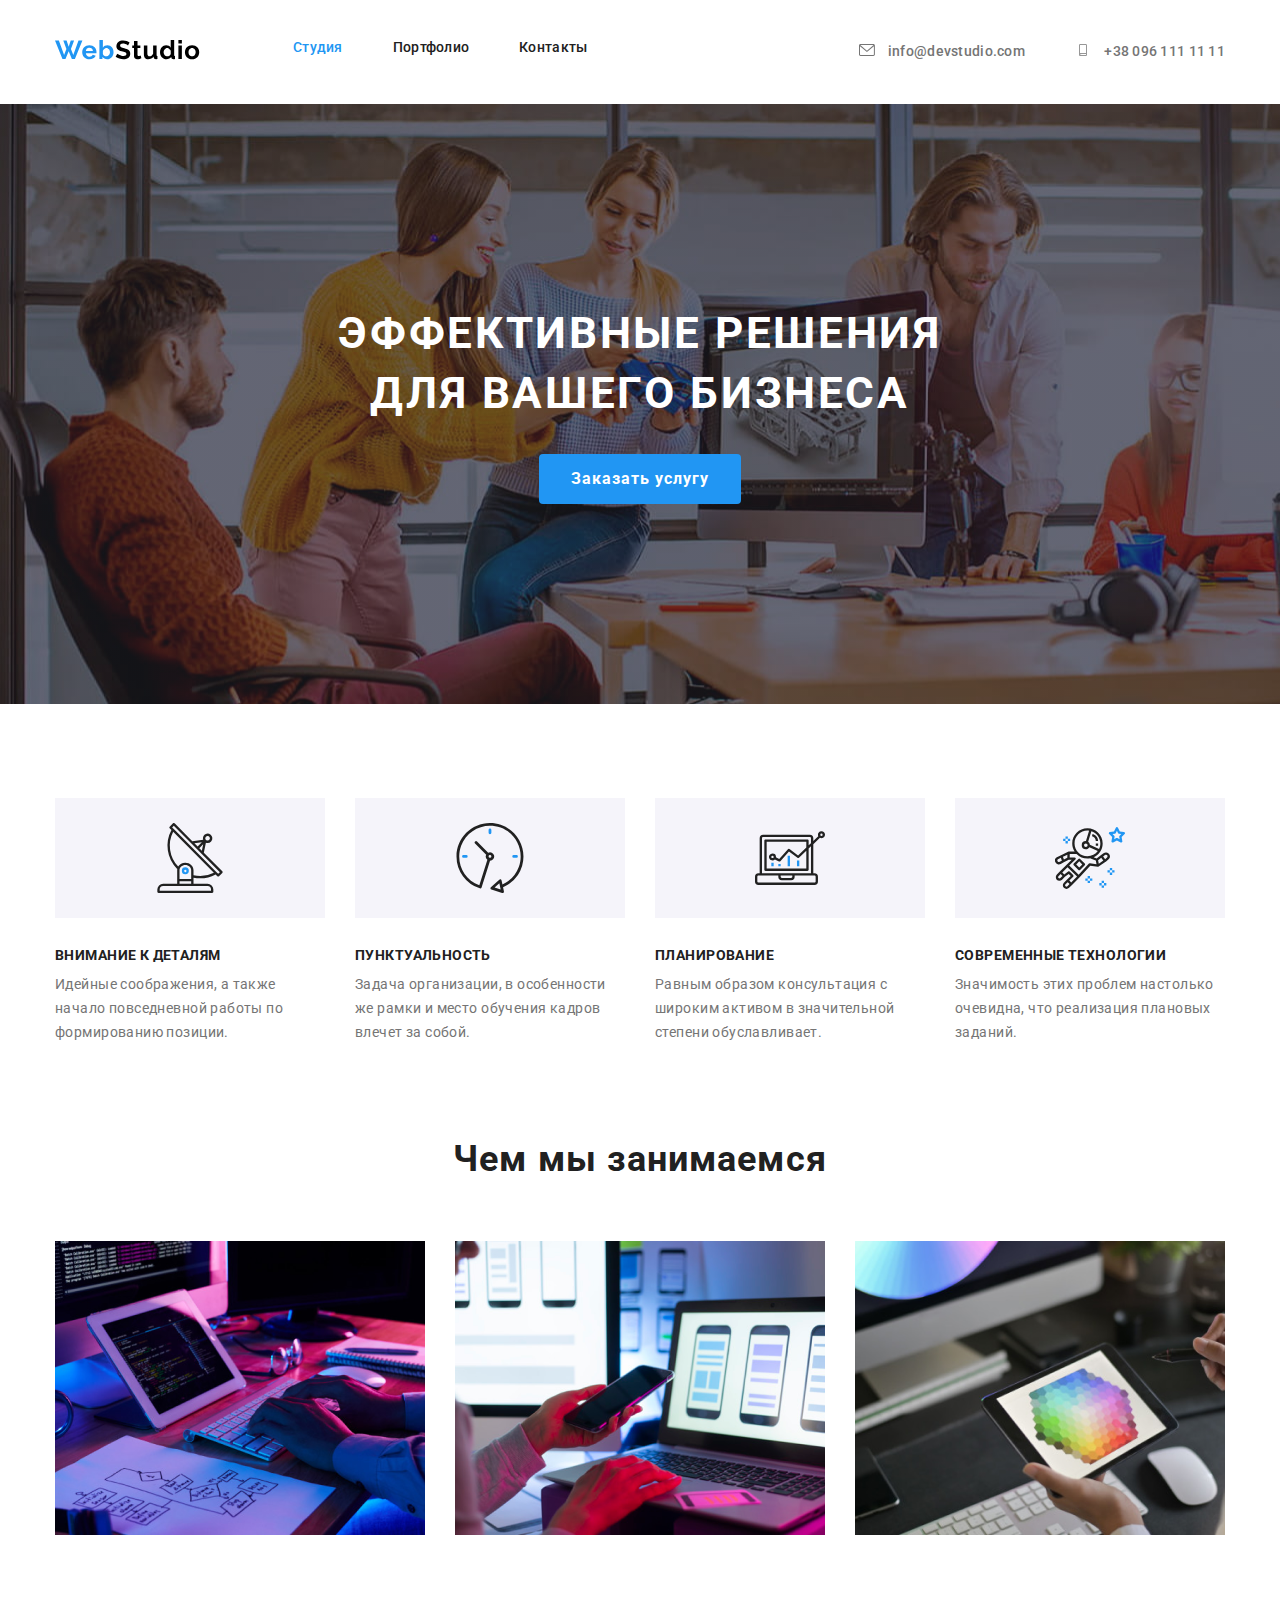
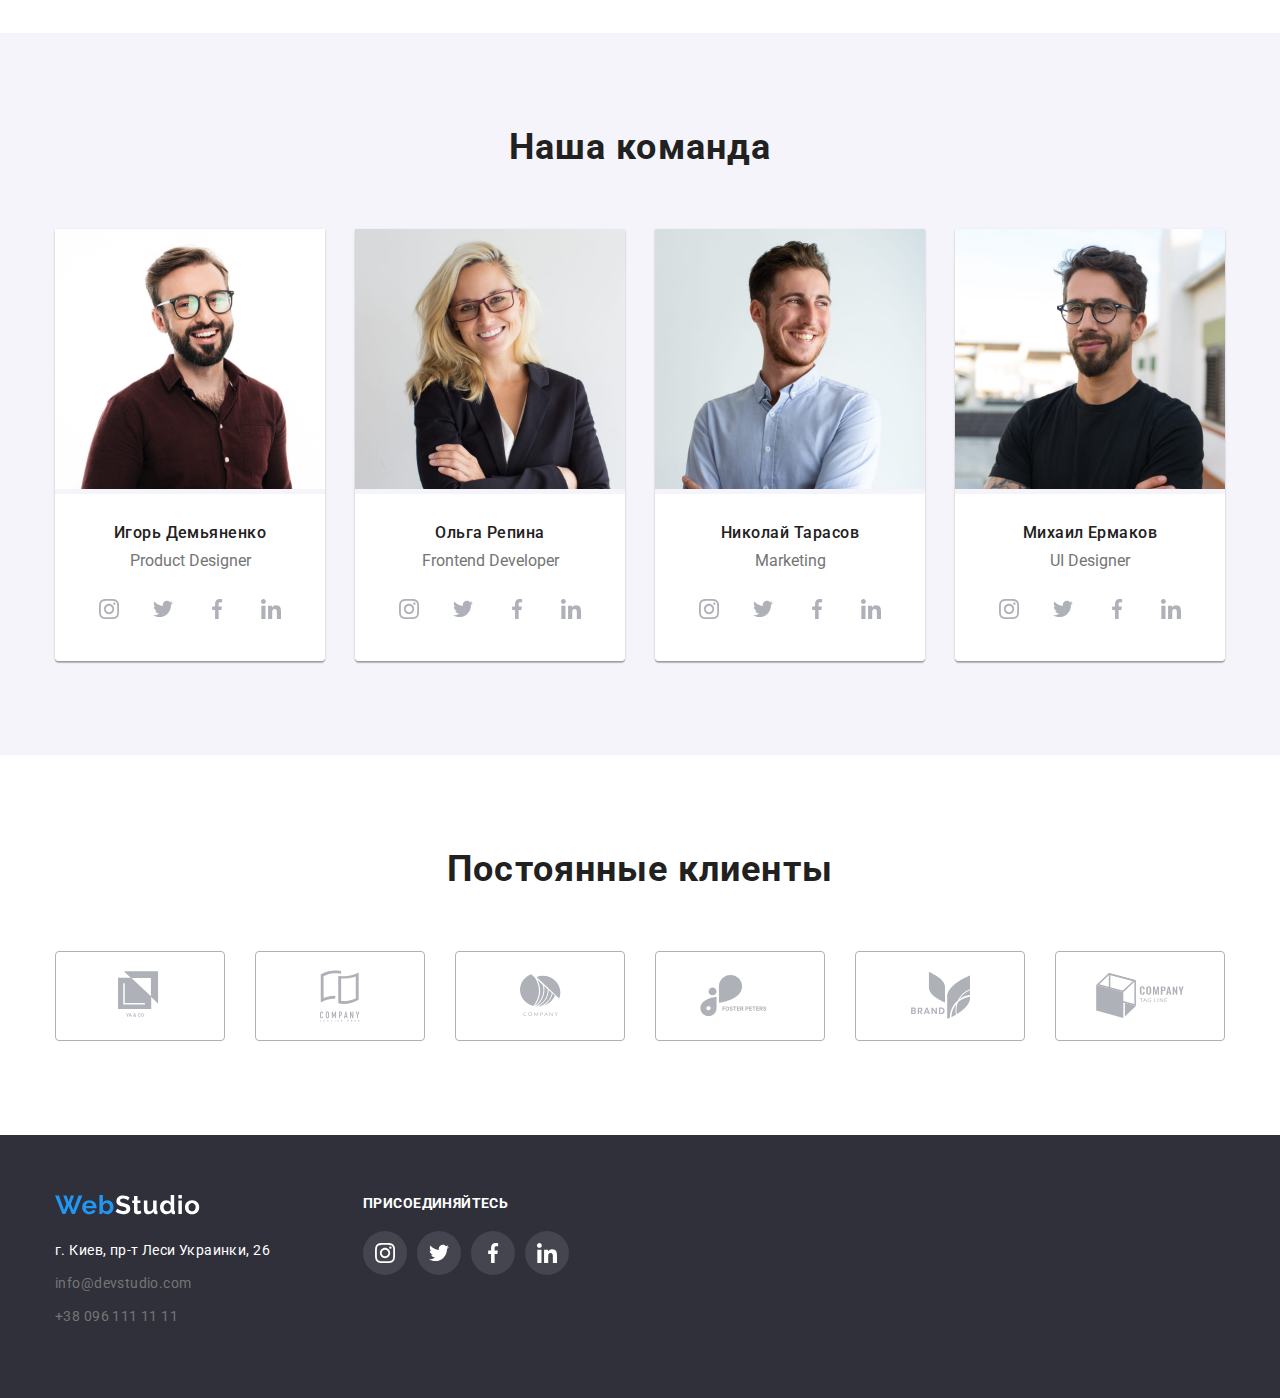
<file: index.html>
<!DOCTYPE html>
<html lang="ru">

<head>
  <meta charset="utf-8" />
  <title>Web Studio</title>
  <link href="https://fonts.googleapis.com/css2?family=Raleway:wght@700&family=Roboto:wght@400;500;700;900&display=swap"
    rel="stylesheet">
  <link rel="stylesheet" href="https://cdnjs.cloudflare.com/ajax/libs/modern-normalize/0.7.0/modern-normalize.min.css">
  <link rel="stylesheet" href="./css/styles.css" />
</head>

<body class="page">
  <header class="header">
    <div class="container">
      <nav class="site-nav">

        <!-- Company logo -->
        <a href="/" class="logo link">
          <img src="./images/logo.svg" alt="logo" />
          <!-- <span class="primary-logo">Web</span><span class="secondary-logo">Studio</span> -->
        </a>
        <!-- Menu items -->
        <ul class="site-nav list">
          <li class="header-item"><a href="" class="link current">Студия</a></li>
          <li class="header-item"><a href="./portfolio.html" class="link">Портфолио</a></li>
          <li class="header-item"><a href="" class="link">Контакты</a></li>
        </ul>
      </nav>

      <!-- Contacts-->
      <ul class="header-contacts list">
        <li class="header-item">
          <a href="mailto:info@devstudio.com" class="link">
            <svg class="header-icon">
              <use href="./images/svg-sprite.svg#envelope"></use>
            </svg>
            info@devstudio.com
          </a>
        </li>
        <li class="header-item">
          <a href="tel:+380961111111" class="link">
            <svg class="header-icon">
              <use href=./images/svg-sprite.svg#smartphone></use>
            </svg>
            +38 096 111 11 11</a>
        </li>
      </ul>
    </div>
  </header>

  <main>
    <!-- Hero -->
    <section class="hero">
      <h1 class="hero-title">
        Эффективные решения<br />
        для вашего бизнеса
      </h1>
      <a href="" class="button">Заказать услугу</a>
    </section>

    <!-- Features -->
    <section class="section features">
      <div class="container">
        <!-- <h2 class="section-title">Наши преимущества</h2> -->
        <ul class="features-list list flexbox">
          <li class="features-item">
            <h3 class="title">Внимание к деталям</h3>
            <p class="text">
              Идейные соображения, а также<br> начало повседневной работы по
              формированию позиции.
            </p>
          </li>
          <li class="features-item">
            <h3 class="title">Пунктуальность</h3>
            <p class="text">
              Задача организации, в особенности же рамки и место обучения кадров
              влечет за собой.
            </p>
          </li>
          <li class="features-item">
            <h3 class="title">Планирование</h3>
            <p class="text">
              Равным образом консультация с широким активом в значительной
              степени обуславливает.
            </p>
          </li>
          <li class="features-item">
            <h3 class="title">Современные технологии</h3>
            <p class="text">
              Значимость этих проблем настолько очевидна, что реализация
              плановых заданий.
            </p>
          </li>
        </ul>
      </div>
    </section>

    <!-- Services -->
    <section class="section no-padding services">
      <div class="container">
        <h2 class="section-title">Чем мы занимаемся</h2>
        <ul class="services-list list flexbox">
          <li class="services-item"><img src="./images/img1.png" alt="Услуга 1" width="370" /></li>
          <li class="services-item"><img src="./images/img2.png" alt="Услуга 2" width="370" /></li>
          <li class="services-item"><img src="./images/img3.png" alt="Услуга 3" width="370" /></li>
        </ul>
      </div>
    </section>

    <!-- Team -->
    <section class="section team">
      <div class="container">
        <h2 class="section-title">Наша команда</h2>
        <ul class="team-list list flexbox">
          <li class="team-item">
            <img src="./images/team1.jpg" alt="Игорь Демьяненко фото" width="270" />
            <div class="team-description">
              <h3 class="title">Игорь Демьяненко</h3>
              <p class="team-position">Product Designer</p>
              <ul class="social-list list flexbox">
                <li class="social-item">
                  <a href="" class="social-link">
                    <svg class="social-icon">
                      <use href="./images/svg-sprite.svg#instagram-2"></use>
                    </svg>
                  </a>
                </li>
                <li class="social-item">
                  <a href="" class="social-link">
                    <svg class="social-icon">
                      <use href="./images/svg-sprite.svg#twitter-1"></use>
                    </svg>
                  </a>
                </li>
                <li class="social-item">
                  <a href="" class="social-link">
                    <svg class="social-icon">
                      <use href="./images/svg-sprite.svg#facebook-1"></use>
                    </svg>
                  </a>
                </li>
                <li class="social-item">
                  <a href="" class="social-link">
                    <svg class="social-icon">
                      <use href="./images/svg-sprite.svg#linkedin-1"></use>
                    </svg>
                  </a>
                </li>
              </ul>
            </div>
          </li>

          <li class="team-item">
            <img src="./images/team2.jpg" alt="Ольга Репина фото" width="270" />
            <div class="team-description">
              <h3 class="title">Ольга Репина</h3>
              <p class="team-position">Frontend Developer</p>
              <ul class="social-list list flexbox">
                <li class="social-item">
                  <a href="" class="social-link">
                    <svg class="social-icon">
                      <use href="./images/svg-sprite.svg#instagram-2"></use>
                    </svg>
                  </a>
                </li>
                <li class="social-item">
                  <a href="" class="social-link">
                    <svg class="social-icon">
                      <use href="./images/svg-sprite.svg#twitter-1"></use>
                    </svg>
                  </a>
                </li>
                <li class="social-item">
                  <a href="" class="social-link">
                    <svg class="social-icon">
                      <use href="./images/svg-sprite.svg#facebook-1"></use>
                    </svg>
                  </a>
                </li>
                <li class="social-item">
                  <a href="" class="social-link">
                    <svg class="social-icon">
                      <use href="./images/svg-sprite.svg#linkedin-1"></use>
                    </svg>
                  </a>
                </li>
              </ul>
            </div>
          </li>

          <li class="team-item">
            <img src="./images/team3.jpg" alt="Николай Тарасов" width="270" />
            <div class="team-description">
              <h3 class="title">Николай Тарасов</h3>
              <p class="team-position">Marketing</p>
              <ul class="social-list list flexbox">
                <li class="social-item">
                  <a href="" class="social-link">
                    <svg class="social-icon">
                      <use href="./images/svg-sprite.svg#instagram-2"></use>
                    </svg>
                  </a>
                </li>
                <li class="social-item">
                  <a href="" class="social-link">
                    <svg class="social-icon">
                      <use href="./images/svg-sprite.svg#twitter-1"></use>
                    </svg>
                  </a>
                </li>
                <li class="social-item">
                  <a href="" class="social-link">
                    <svg class="social-icon">
                      <use href="./images/svg-sprite.svg#facebook-1"></use>
                    </svg>
                  </a>
                </li>
                <li class="social-item">
                  <a href="" class="social-link">
                    <svg class="social-icon">
                      <use href="./images/svg-sprite.svg#linkedin-1"></use>
                    </svg>
                  </a>
                </li>
              </ul>
            </div>
          </li>

          <li class="team-item">
            <img src="./images/team4.jpg" alt="" width="270" />
            <div class="team-description">
              <h3 class="title">Михаил Ермаков</h3>
              <p class="team-position">UI Designer</p>
              <ul class="social-list list flexbox">
                <li class="social-item">
                  <a href="" class="social-link">
                    <svg class="social-icon">
                      <use href="./images/svg-sprite.svg#instagram-2"></use>
                    </svg>
                  </a>
                </li>
                <li class="social-item">
                  <a href="" class="social-link">
                    <svg class="social-icon">
                      <use href="./images/svg-sprite.svg#twitter-1"></use>
                    </svg>
                  </a>
                </li>
                <li class="social-item">
                  <a href="" class="social-link">
                    <svg class="social-icon">
                      <use href="./images/svg-sprite.svg#facebook-1"></use>
                    </svg>
                  </a>
                </li>
                <li class="social-item">
                  <a href="" class="social-link">
                    <svg class="social-icon">
                      <use href="./images/svg-sprite.svg#linkedin-1"></use>
                    </svg>
                  </a>
                </li>
              </ul>
            </div>
          </li>
        </ul>
      </div>
    </section>

    <!-- Clients -->
    <section class="section clients">
      <div class="container">
        <h2 class="section-title">Постоянные клиенты</h2>
        <ul class="clients-list list flexbox">
          <li class="clients-item">
            <a href="" class="clients-link">
              <svg class="clients-logo" width="44.27px" height="49.23px">
                <use href="./images/svg-sprite.svg#logo-1"></use>
              </svg>
            </a>
          </li>
          <li class="clients-item">
            <a href="" class="clients-link">
              <svg class="clients-logo" width="40px" height="52px">
                <use href="./images/svg-sprite.svg#logo-2"></use>
              </svg>
            </a>
          </li>
          <li class="clients-item">
            <a href="" class="clients-link">
              <svg class="clients-logo" width="41px" height="42.6px">
                <use href="./images/svg-sprite.svg#logo-3"></use>
              </svg>
            </a>
          </li>
          <li class="clients-item">
            <a href="" class="clients-link">
              <svg class="clients-logo" width="79.66px" height="42.02px">
                <use href="./images/svg-sprite.svg#logo-4"></use>
              </svg>
            </a>
          </li>
          <li class="clients-item">
            <a href="" class="clients-link">
              <svg class="clients-logo" width="59px" height="47px">
                <use href="./images/svg-sprite.svg#logo-5"></use>
              </svg>
            </a>
          </li>
          <li class="clients-item">
            <a href="" class="clients-link">
              <svg class="clients-logo" width="88.48px" height="45.44px">
                <use href="./images/svg-sprite.svg#logo-6"></use>
              </svg>
            </a>
          </li>
        </ul>
      </div>
    </section>
  </main>

  <!-- Footer -->
  <footer class="footer">
    <div class="container flexbox">
      <div class="footer-unit">
        <a href="/" class="logo link">
          <img src="./images/footer-logo.svg" alt="logo" />
          <!-- <span class="primary-logo">Web</span><span class="secondary-logo">Studio</span> -->
        </a>
        <address class="address">
          <p class="address-item">г. Киев, пр-т Леси Украинки, 26</p>
          <a href="mailto:info@devstudio.com" class="address-item link">info@devstudio.com</a>
          <a href="tel:+380961111111" class="address-item link">+38 096 111 11 11</a>
        </address>
      </div>

      <div class="footer-unit">
        <p class="social-title">присоединяйтесь</p>
        <ul class="social-list list flexbox">
          <li class="social-item">
            <a href="" class="social-link">
              <svg class="social-icon">
                <use href="./images/svg-sprite.svg#instagram-2"></use>
              </svg>
            </a>
          </li>
          <li class="social-item">
            <a href="" class="social-link">
              <svg class="social-icon">
                <use href="./images/svg-sprite.svg#twitter-1"></use>
              </svg>
            </a>
          </li>
          <li class="social-item">
            <a href="" class="social-link">
              <svg class="social-icon">
                <use href="./images/svg-sprite.svg#facebook-1"></use>
              </svg>
            </a>
          </li>
          <li class="social-item">
            <a href="" class="social-link">
              <svg class="social-icon">
                <use href="./images/svg-sprite.svg#linkedin-1"></use>
              </svg>
            </a>
          </li>
        </ul>
      </div>
    </div>
  </footer>
</body>

</html>
</file>
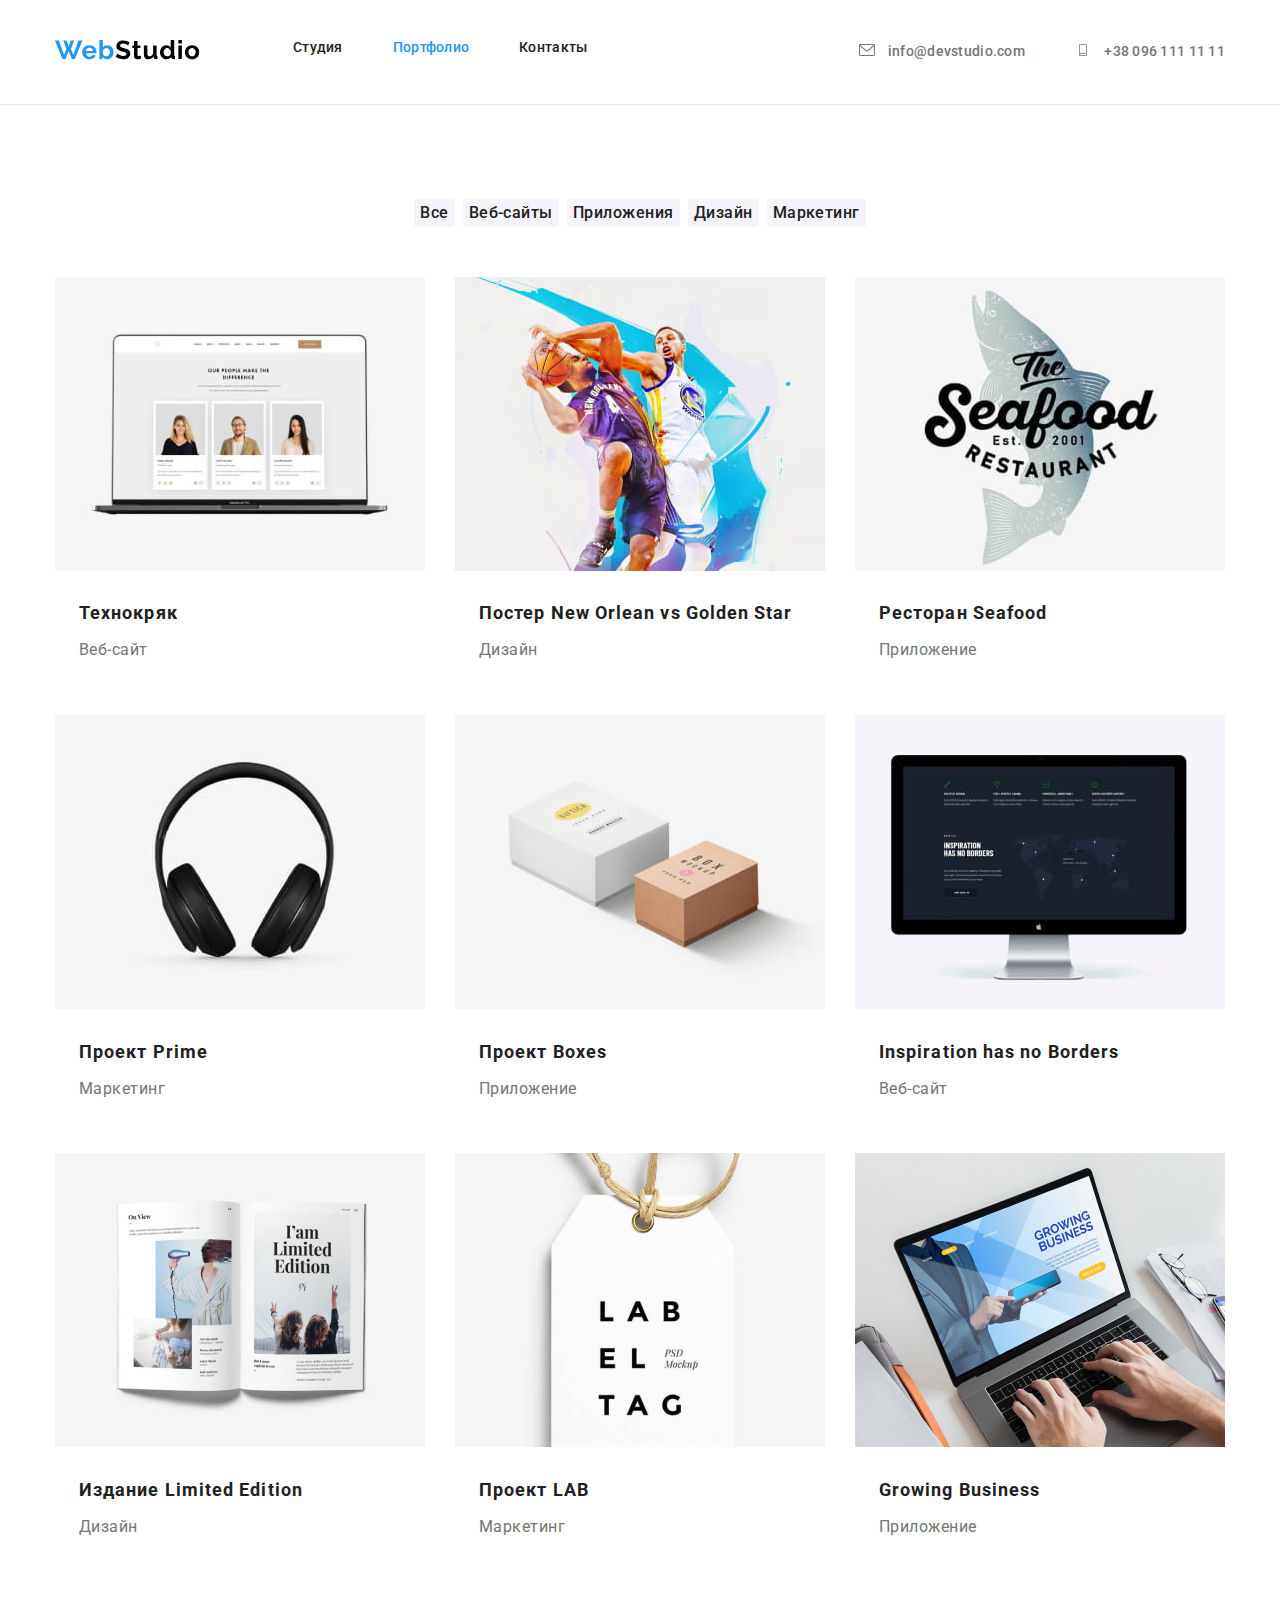
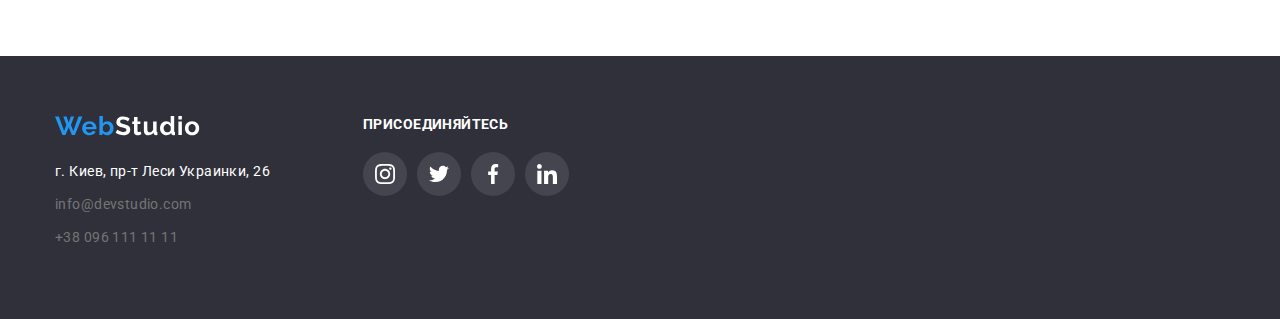
<file: portfolio.html>
<!DOCTYPE html>
<html lang="ru">

<head>
  <meta charset="utf-8" />
  <link href="https://fonts.googleapis.com/css2?family=Raleway:wght@700&family=Roboto:wght@400;500;700;900&display=swap"
    rel="stylesheet">
  <link rel="stylesheet" href="https://cdnjs.cloudflare.com/ajax/libs/modern-normalize/0.7.0/modern-normalize.min.css">
  <link rel="stylesheet" href="./css/styles.css" />
  <title>Portfolio</title>
</head>

<body class="page">
  <header class="header secondary-header">
    <div class="container">
      <nav class="site-nav">
        <!-- Company logo -->
        <a href="/" class="logo link">
          <img src="./images/logo.svg" alt="logo" />
          <!-- <span class="primary-logo">Web</span><span class="secondary-logo">Studio</span> -->
        </a>
        <!-- Menu items -->
        <ul class="site-nav list">
          <li class="header-item"><a href="./index.html" class="link">Студия</a></li>
          <li class="header-item"><a href="" class="link current">Портфолио</a></li>
          <li class="header-item"><a href="" class="link">Контакты</a></li>
        </ul>
      </nav>

      <!-- Contacts-->
      <ul class="header-contacts list">
        <li class="header-item">
          <a href="mailto:info@devstudio.com" class="link">
            <svg class="header-icon">
              <use href="./images/svg-sprite.svg#envelope"></use>
            </svg>
            info@devstudio.com
          </a>
        </li>
        <li class="header-item">
          <a href="tel:+380961111111" class="link">
            <svg class="header-icon">
              <use href=./images/svg-sprite.svg#smartphone></use>
            </svg>
            +38 096 111 11 11</a>
        </li>
      </ul>
    </div>
  </header>

  <main>
    <!-- <h1>Страница portfolio</h1> -->

    <section class="portfolio section">
      <div class="container">
        <ul class="filter-list list flexbox">
          <li class="filter-item"><button type="button" class="filter-item">Все</button></li>
          <li class="filter-item"><button type="button" class="filter-item">Веб-сайты</button></li>
          <li class="filter-item"><button type="button" class="filter-item">Приложения</button></li>
          <li class="filter-item"><button type="button" class="filter-item">Дизайн</button></li>
          <li class="filter-item"><button type="button" class="filter-item">Маркетинг</button></li>
        </ul>
      </div>

      <div class="container">
        <ul class="portfolio-list list flexbox">
          <li class="portfolio-item">
            <a href="" class="portfolio-link">
              <img src="./images/portfolio1.jpg" alt="Технокряк" width="370" />
              <div class="portfolio-description">
                <h2 class="portfolio-title">Технокряк</h2>
                <p class="portfolio-text">Веб-сайт</p>
              </div>
            </a>
          </li>

          <li class="portfolio-item">
            <a href="" class="portfolio-link">
              <img src="./images/portfolio2.jpg" alt="Постер New Orlean vs Golden Star" width="370" />
              <div class="portfolio-description">
                <h2 class="portfolio-title">Постер New Orlean vs Golden Star</h2>
                <p class="portfolio-text">Дизайн</p>
              </div>
            </a>
          </li>

          <li class="portfolio-item">
            <a href="" class="portfolio-link">
              <div class="flex-element">
                <img src="./images/portfolio3.jpg" alt="Ресторан Seafood" width="370" />
                <div class="portfolio-description">
                  <h2 class="portfolio-title">Ресторан Seafood</h2>
                  <p class="portfolio-text">Приложение</p>
                </div>
              </div>
            </a>

          </li>

          <li class="portfolio-item">
            <a href="" class="portfolio-link">
              <img src="./images/portfolio4.jpg" alt="Проект Prime" width="370" />
              <div class="portfolio-description">
                <h2 class="portfolio-title">Проект Prime</h2>
                <p class="portfolio-text">Маркетинг</p>
              </div>
            </a>
          </li>

          <li class="portfolio-item">
            <a href="" class="portfolio-link">
              <img src="./images/portfolio5.jpg" alt="Проект Boxes" width="370" />
              <div class="portfolio-description">
                <h2 class="portfolio-title">Проект Boxes</h2>
                <p class="portfolio-text">Приложение</p>
              </div>
            </a>
          </li>

          <li class="portfolio-item">
            <a href="" class="portfolio-link">
              <img src="./images/portfolio6.jpg" alt="Inspiration has no Borders" width="370" />
              <div class="portfolio-description">
                <h2 class="portfolio-title">Inspiration has no Borders</h2>
                <p class="portfolio-text">Веб-сайт</p>
              </div>
            </a>
          </li>

          <li class="portfolio-item">
            <a href="" class="portfolio-link">
              <img src="./images/portfolio7.jpg" alt="Издание Limited Edition" width="370" />
              <div class="portfolio-description">
                <h2 class="portfolio-title">Издание Limited Edition</h2>
                <p class="portfolio-text">Дизайн</p>
              </div>
            </a>
          </li>

          <li class="portfolio-item">
            <a href="" class="portfolio-link">
              <img src="./images/portfolio8.jpg" alt="Проект LAB" width="370" />
              <div class="portfolio-description">
                <h2 class="portfolio-title">Проект LAB</h2>
                <p class="portfolio-text">Маркетинг</p>
              </div>
            </a>
          </li>

          <li class="portfolio-item">
            <a href="" class="portfolio-link">
              <img src="./images/portfolio9.jpg" alt="Growing Business" width="370" />
              <div class="portfolio-description">
                <h2 class="portfolio-title">Growing Business</h2>
                <p class="portfolio-text">Приложение</p>
              </div>
            </a>
          </li>
        </ul>
      </div>
      </div>
    </section>
  </main>

  <!-- Footer -->
  <footer class="footer">
    <div class="container flexbox">
      <div class="footer-unit">
        <a href="/" class="logo link">
          <img src="./images/footer-logo.svg" alt="logo" />
          <!-- <span class="primary-logo">Web</span><span class="secondary-logo">Studio</span> -->
        </a>
        <address class="address">
          <p class="address-item">г. Киев, пр-т Леси Украинки, 26</p>
          <a href="mailto:info@devstudio.com" class="address-item link">info@devstudio.com</a>
          <a href="tel:+380961111111" class="address-item link">+38 096 111 11 11</a>
        </address>
      </div>

      <div class="footer-unit">
        <p class="social-title">присоединяйтесь</p>
        <ul class="social-list list flexbox">
          <li class="social-item">
            <a href="" class="social-link">
              <svg class="social-icon">
                <use href="./images/svg-sprite.svg#instagram-2"></use>
              </svg>
            </a>
          </li>
          <li class="social-item">
            <a href="" class="social-link">
              <svg class="social-icon">
                <use href="./images/svg-sprite.svg#twitter-1"></use>
              </svg>
            </a>
          </li>
          <li class="social-item">
            <a href="" class="social-link">
              <svg class="social-icon">
                <use href="./images/svg-sprite.svg#facebook-1"></use>
              </svg>
            </a>
          </li>
          <li class="social-item">
            <a href="" class="social-link">
              <svg class="social-icon">
                <use href="./images/svg-sprite.svg#linkedin-1"></use>
              </svg>
            </a>
          </li>
        </ul>
      </div>
    </div>
  </footer>
</body>

</html>
</file>
<file: css/styles.css>
:root {
  --primary-text-color: #757575;
  --title-text-color: #212121;
  --accent-color: #2196f3;
  --white-color: #ffffff;
  --black-color: #000000;
  --secondary-background-color: #F5F4FA;
  --footer-color: #2F303A;
  --border-color: #ECECEC;
  --hero-bg-color: #C4C4C4;
  --hero-gradient-color: rgba(47, 48, 58, 0.4);
  --box-shadow-primary: rgba(0, 0, 0, 0.12);
  --box-shadow-secondary: rgba(0, 0, 0, 0.14);
  --box-shadow-additional:  rgba(0, 0, 0, 0.2);
  --box-shadow-alternative:  rgba(0, 0, 0, 0.06);
  --box-shadow-extra: rgba(0, 0, 0, 0.16);
  --box-shadow-plus: rgba(0, 0, 0, 0.1); 
  --box-shadow-light: rgba(0, 0, 0, 0.08);
  --primary-icon-color: #AFB1B8;
  --footer-social-background: rgba(255, 255, 255, 0.1); 
}

.page {
  color: var(--primary-text-color);
  background-color: var(--white-color);

  font-family: Roboto, sans-serif;

  margin: 0;
}

/* Section */
.section {
  padding-top: 94px;
  padding-bottom: 94px;
}

.no-padding {
  padding-top: 0;
  padding-bottom: 94px;
}

.section-title {
  /* h2 */
  color: var(--title-text-color);
  margin-top: 0;
  margin-bottom: 60px;
  font-weight: 700;
  font-size: 36px;
  line-height: 1.16;
  text-align: center;
  letter-spacing: 0.03em;
}

/* Container */
.container {
  padding-left: 15px;
  padding-right: 15px;
  margin-left: auto;
  margin-right: auto;
  width: 1200px;

  /* outline: 2px solid tomato; */
}
.list {
  padding: 0;
  margin: 0;
  list-style: none;
}

.link {
  text-decoration: none;
}

/* Button */
.button {
  display: inline-block;
  border-radius: 4px;
  padding: 10px 32px; 
 
  color: var(--white-color);
  background-color: var(--accent-color);

  font-family: inherit;
  font-weight: 700;
  font-size: 16px;
  line-height: 1.87;
  letter-spacing: 0.06em;

  text-decoration: none;
  text-align: center;
}

.logo {
  margin-right: 93px;
}
/* .logo {
  font-family: Raleway;
  font-style: normal;
  font-weight: 700;
  font-size: 26px;
  line-height: 1.19;
  letter-spacing: 0.03em;

  text-decoration: none;

  color: var(--accent-color);
} */

/* .primary-logo {
  color: var(--accent-color);
}

.secondary.logo {
  color: var(--black-color);
}

.logo.link:visited {
  text-decoration: none;
  color: var(--black-color);
} */

/* .footer .logo.link:visited {
  text-decoration: none;
  color: var(--white-color);
} */


/* Header */
.header {
  padding-top: 25px;
  padding-bottom: 25px;
 
}

.secondary-header {
  border-bottom: 1px solid var(--border-color);
}

.header>.container {
  display: flex;
  justify-content: flex-end;

  align-items: center;  
}

.header-item:not(:last-child) {
  margin-right: 50px;
}

/* Альтернатива */
/* .header-item:last-child {
  margin-right: 0;
} */

/* Селектор соседа
задает левый отступ всем, кроме первого */
/* .header-item + .header-item {
  margin-left: 50px;
} */

/* ПОЧЕМУ НЕ РАБОТАЕТ??? */
/* .header-item:not(:last-child) {
  margin-right: 50px;
} */

.site-nav {
  display: flex;
  margin-right: auto;
}

.header-contacts {
  display: flex;
}

.site-nav .link {
  color: var(--title-text-color);

  font-weight: 500;
  font-size: 14px;
  line-height: 1.14;
  letter-spacing: 0.02em;
  }

.site-nav .link.current {
  color: var(--accent-color);

  font-weight: 500;
  font-size: 14px;
  line-height: 1.14;
  letter-spacing: 0.02em;
}

.header-contacts .link {
  font-size: 14px;
  line-height: 1.14;
  letter-spacing: 0.02em;
  font-weight: 500;
  color: var(--primary-text-color);
}

.site-nav .link:hover,
.header-contacts .link:hover,
.site-nav .link:focus,
.header-contacts .link:focus,
.address-item.link:hover,
.address-item.link:focus {
  color: var(--accent-color);
}

/* Увел. высоту ссылок, чтоб расшир. область ховера */
.site-nav .link,
.header-contacts .link {
  padding-top: 15px;
  padding-bottom: 15px;

  display: block;
}

.header-icon {
  width: 16px;
  height: 12px;
  margin-right: 10px;

  align-items: center;
  justify-content: center;

  fill: var(--primary-text-color);
}

/* ЗАПОМНИТЬ!!!! ХОВЕР ссылка + иконка*/
.header-contacts .link:hover > .header-icon,
.header-contacts .link:focus > .header-icon {
  fill: var(--accent-color);
}

/* Footer */
.footer {
  background-color: var(--footer-color);

  padding-top: 60px;
  padding-bottom: 60px;
}

.address {
  margin-top: 20px;
  /* padding-top: 20px; */
}

.address-item {
  display: block;
  
  margin-bottom: 9px;

  font-style: normal;
  font-size: 14px;
  line-height: 1.71;
  letter-spacing: 0.03em;

  color: var(--white-color);
}

.address-item.link {
  font-style: normal;
  color: var(--primary-text-color);
} 

.footer-unit:not(:last-child) {
  margin-right: 70px;
}

.social-title {
  margin-top: 0;
  margin-bottom: 20px;

  font-weight: bold;
  font-size: 14px;
  line-height: 16px;
  letter-spacing: 0.03em;
  text-transform: uppercase;

  color: var(--white-color);
}

.social-item {
  width: 44px;
  height: 44px;
  border-radius: 50%;
}

.social-link {
  display: block;
}

.footer .social-link {
  width: 44px;
  height: 44px;
  padding: 12px;
  border-radius: 50%;

  background-color: var(--footer-social-background);
}

.footer .social-icon {
  width: 20px;
  height: 20px;

  fill: var(--white-color);
}

/* Hero */
.hero {
  max-width: 1600px;
  margin: auto;
  text-align: center;

  margin-top: 0;
  margin-bottom: 0;

  padding-top: 200px;
  padding-bottom: 200px;

  background-color: var(--hero-bg-color);
  background-image: linear-gradient(to right, var(--hero-gradient-color), var(--hero-gradient-color)),
  url(../images/hero-img.jpg);
  background-repeat: no-repeat;
  background-size: cover;
}

/* АХТУНГ! Разобраться, почему поломался шрифт */
.hero-title {
  margin-top: 0;
  margin-bottom: 30px;
  color: var(--white-color);

  font-family: Roboto, sans-serif;
  font-style: normal;
  font-weight: 700;
  font-size: 44px;
  line-height: 1.36;
  letter-spacing: 0.06em;
  text-transform: uppercase;
}

/* Features */
/* .features {
  padding-top: 94px;
  padding-bottom: 94px; */
}

.features-list {
width: calc((100% - 90px) / 4);
}

.features-item {
  text-align: left;
  width: 270px;
}

.features-item:not(:last-child),
.services-item:not(:last-child),
.team-item:not(:last-child) {
  margin-right: 30px;
}

.features .title {
  /* h3 */
  margin-top: 0;
  margin-bottom: 10px;

  color: var(--title-text-color);

  font-weight: 700;
  font-size: 14px;
  line-height: 1.14;
  letter-spacing: 0.03em;
  text-transform: uppercase;
}

.features-item::before {
  content: "";
  display: block;
 background-position: 50% 50%;
  
  width: 270px;
  height: 120px;
  margin-bottom: 30px;

  background-color: var(--secondary-background-color);
  background-repeat: no-repeat;
}

.features-item:nth-child(1)::before {
  content: "";
  background-image: url(../images/antenna\ 1.svg);
}

.features-item:nth-child(2)::before {
  content: "";
  background-image: url(../images/clock\ 1.svg);
}

.features-item:nth-child(3)::before {
  content: "";
  background-image: url(../images/diagram\ 1.svg);
}

.features-item:nth-child(4)::before {
  content: "";
  background-image: url(../images/astronaut\ 1.svg);
}

.features .text {
  margin-top: 0;
  margin-bottom: 0;

  font-size: 14px;
  line-height: 1.71;
  letter-spacing: 0.03em;
}
 
/* Services */
.services-list {
  width: calc((100% - 60px) / 3);
}

.services-item {
  width: 370px;
}


/* Team*/
.team-item {
  width: 270px;
  border-radius: 0px 0px 4px 4px;

  text-align: center;

  box-shadow: 
  0px 1px 3px var(--box-shadow-primary), 
  0px 1px 1px var(--box-shadow-secondary), 
  0px 2px 1px var(--box-shadow-additional);
}

.team .title {
  margin-top: 0;
  margin-bottom: 10px;

  color: var(--title-text-color);

  font-weight: 500;
  font-size: 16px;
  line-height: 1.18;
  letter-spacing: 0.03em;
}



.team-description {
  padding-top: 30px;
  padding-bottom: 30px;

  border-radius: 0px 0px 4px 4px;

  background-color: var(--white-color);
}

.team-position {
  margin-top: 0;
  margin-bottom: 16px;
}

.social-list {
  display: flex;
  align-items: center;
  justify-content: center;

  /* max-width: 206px; */
  margin: auto;
}

/* .social-item, */
.social-link {
  display: flex;
  align-items: center;
  justify-content: center;
  width: 44px;
  height: 44px;
  border-radius: 50%;
}

.social-item:not(:last-child) {
  margin-right: 10px;
}

.social-icon {
  width: 20px;
  height: 20px;
  margin: 0;

  fill: var(--primary-icon-color);
}

.social-link:hover, 
.social-link:active {
  background-color: var(--accent-color);
}

.social-link:hover  .social-icon,
.social-link:active  .social-icon {
  fill: var(--white-color);
}

.team.section {
  background-color: var(--secondary-background-color);
}

/* Clients */

.clients-item,
.clients-link {
  display: flex;
  align-items: center;
  justify-content: center;
  width: 170px;
  height: 90px;
  border-radius: 4px;
}

.clients-link {
  border: 1px solid var(--primary-icon-color);
}

.clients-item:not(:last-child) {
  margin-right: 30px;
}

.clients-link:hover,
.clients-link:focus {
  border: 1px solid var(--accent-color);
}

.clients-link:hover > .clients-logo {
 fill: var(--accent-color);
}

.clients-logo {
  align-items: center;
  justify-content: center;

  fill: var(--primary-icon-color);
}

/* Portfolio */
.portfolio-link {
  display: block;
  margin: 0;
  text-decoration: none;
}

.portfolio-title {
  color: var(--title-text-color);
  font-weight: 700;
  font-size: 18px;
  line-height: 2;
  letter-spacing: 0.06em;

}

.portfolio-text {
  color: var(--primary-text-color);
  font-weight: normal;
  font-size: 16px;
  line-height: 1.87;
  letter-spacing: 0.03em;
}

/* Filter*/
.filter-list {
  margin-bottom: 50px;
  justify-content: center;
}

.filter-item {
  background-color: var(--secondary-background-color);
  color: var(--title-text-color);
  border-style: none;
  border-radius: 4px;
  border-color: none;
  outline: none;
  border-image: none;
  
  font-family: inherit;
  font-weight: 500;
  font-size: 16px;
  line-height: 1.62;
  text-align: center;
  letter-spacing: 0.03em;
}

.filter-item:not(:last-child) {
  margin-right: 8px;
}

.filter-item:hover,
.filter-item:focus,
.filter-item:active {
  background-color: var(--accent-color);
  border: none;
  outline: none;

  box-shadow: 
  0px 3px 1px var(--box-shadow-plus); 
  0px 1px 2px var(--box-shadow-light); 
  0px 2px 2px var(--box-shadow-primary);
}

.flexbox {
  display: flex;
}

.portfolio-list {
  flex-wrap: wrap;
/*   
  width: calc((100% - 30px * 2) / 3); */

}

.portfolio-item {
  width: 370px;
  margin-right: 30px;
  margin-bottom: 30px;
}

.portfolio-item:nth-child(3n) {
  margin-right: 0;
}

.portfolio-item:nth-last-child(-n + 3) {
  margin-bottom: 0;
}

.portfolio-link:hover,
.portfolio-link:focus,
.portfolio-link:active {
  box-shadow: 
  0px 1px 1px var(--box-shadow-primary), 
  0px 4px 4px var(--box-shadow-alternative), 
  1px 4px 6px var(--box-shadow-extra);
}
.portfolio-description {
padding: 20px 24px;
}

.portfolio-title {
margin: 0 0 4px;
}

.portfolio-text {
  margin: 0;
}
</file>
